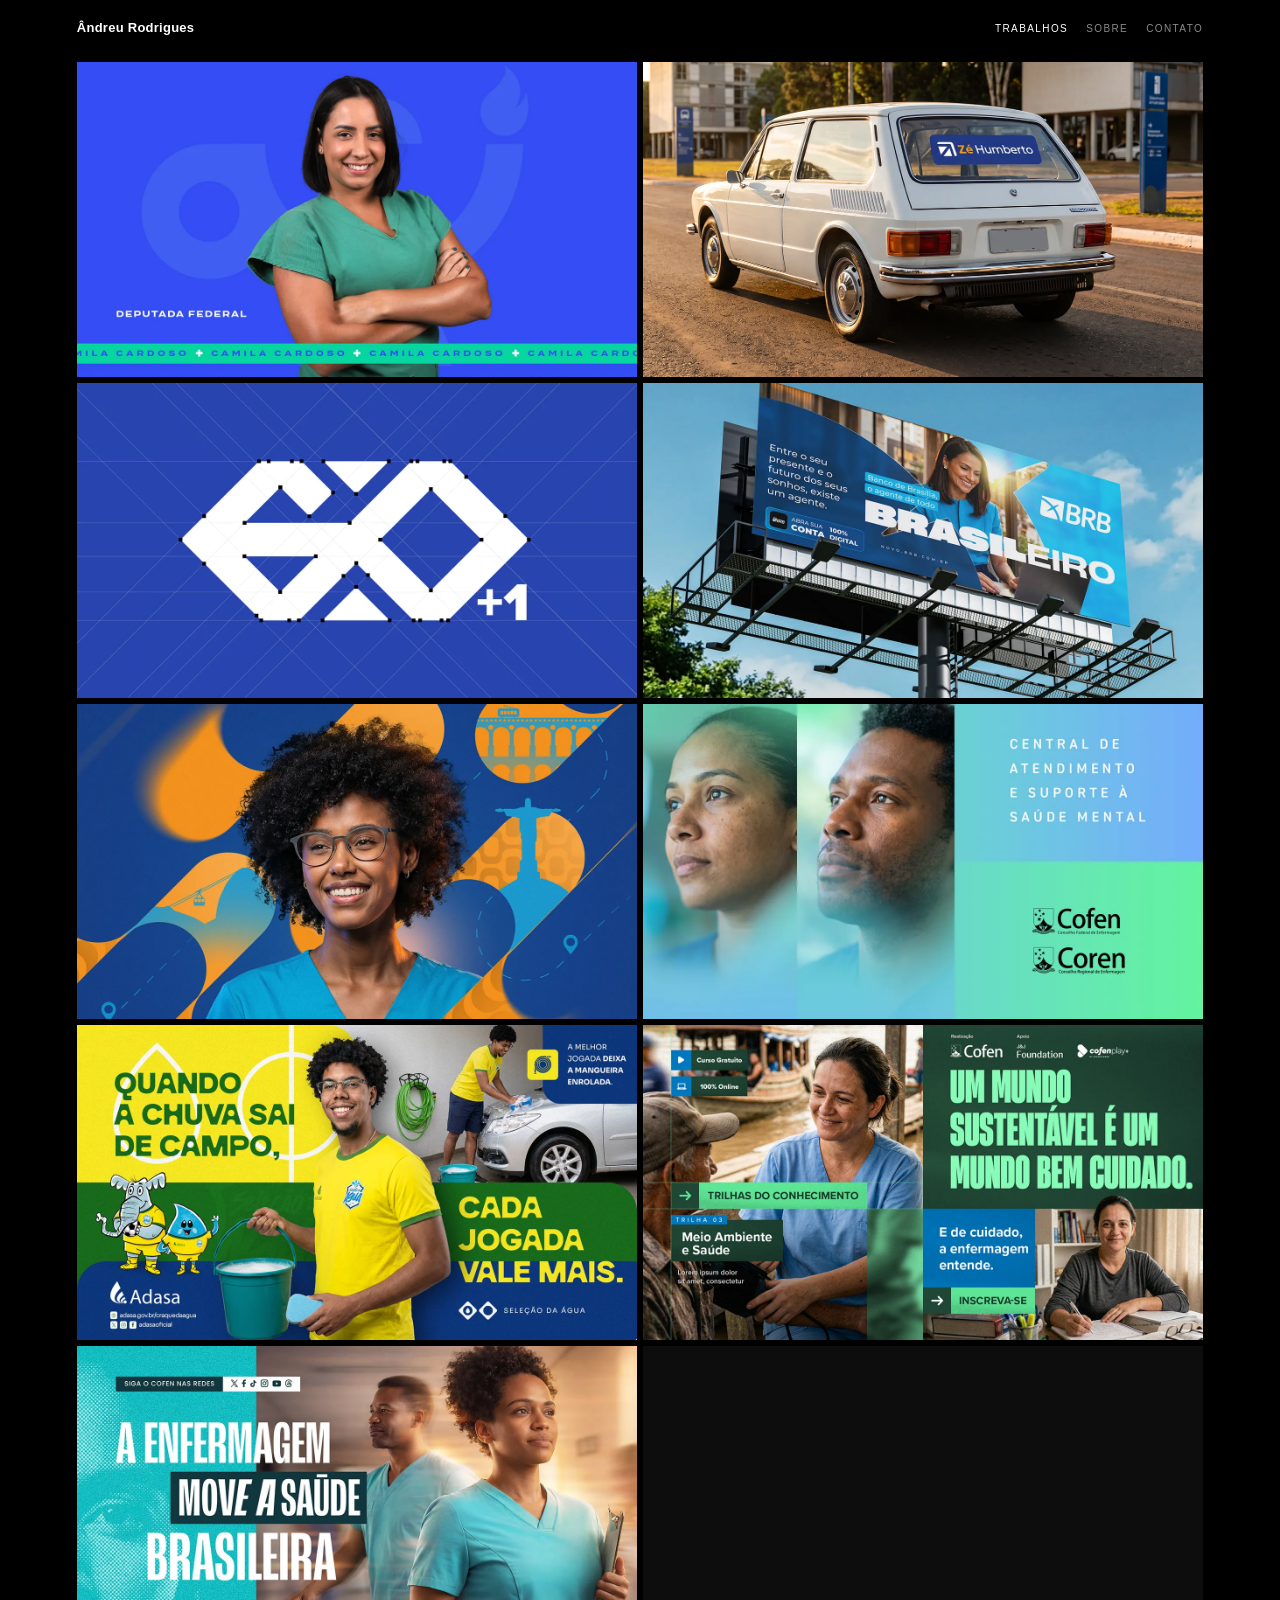
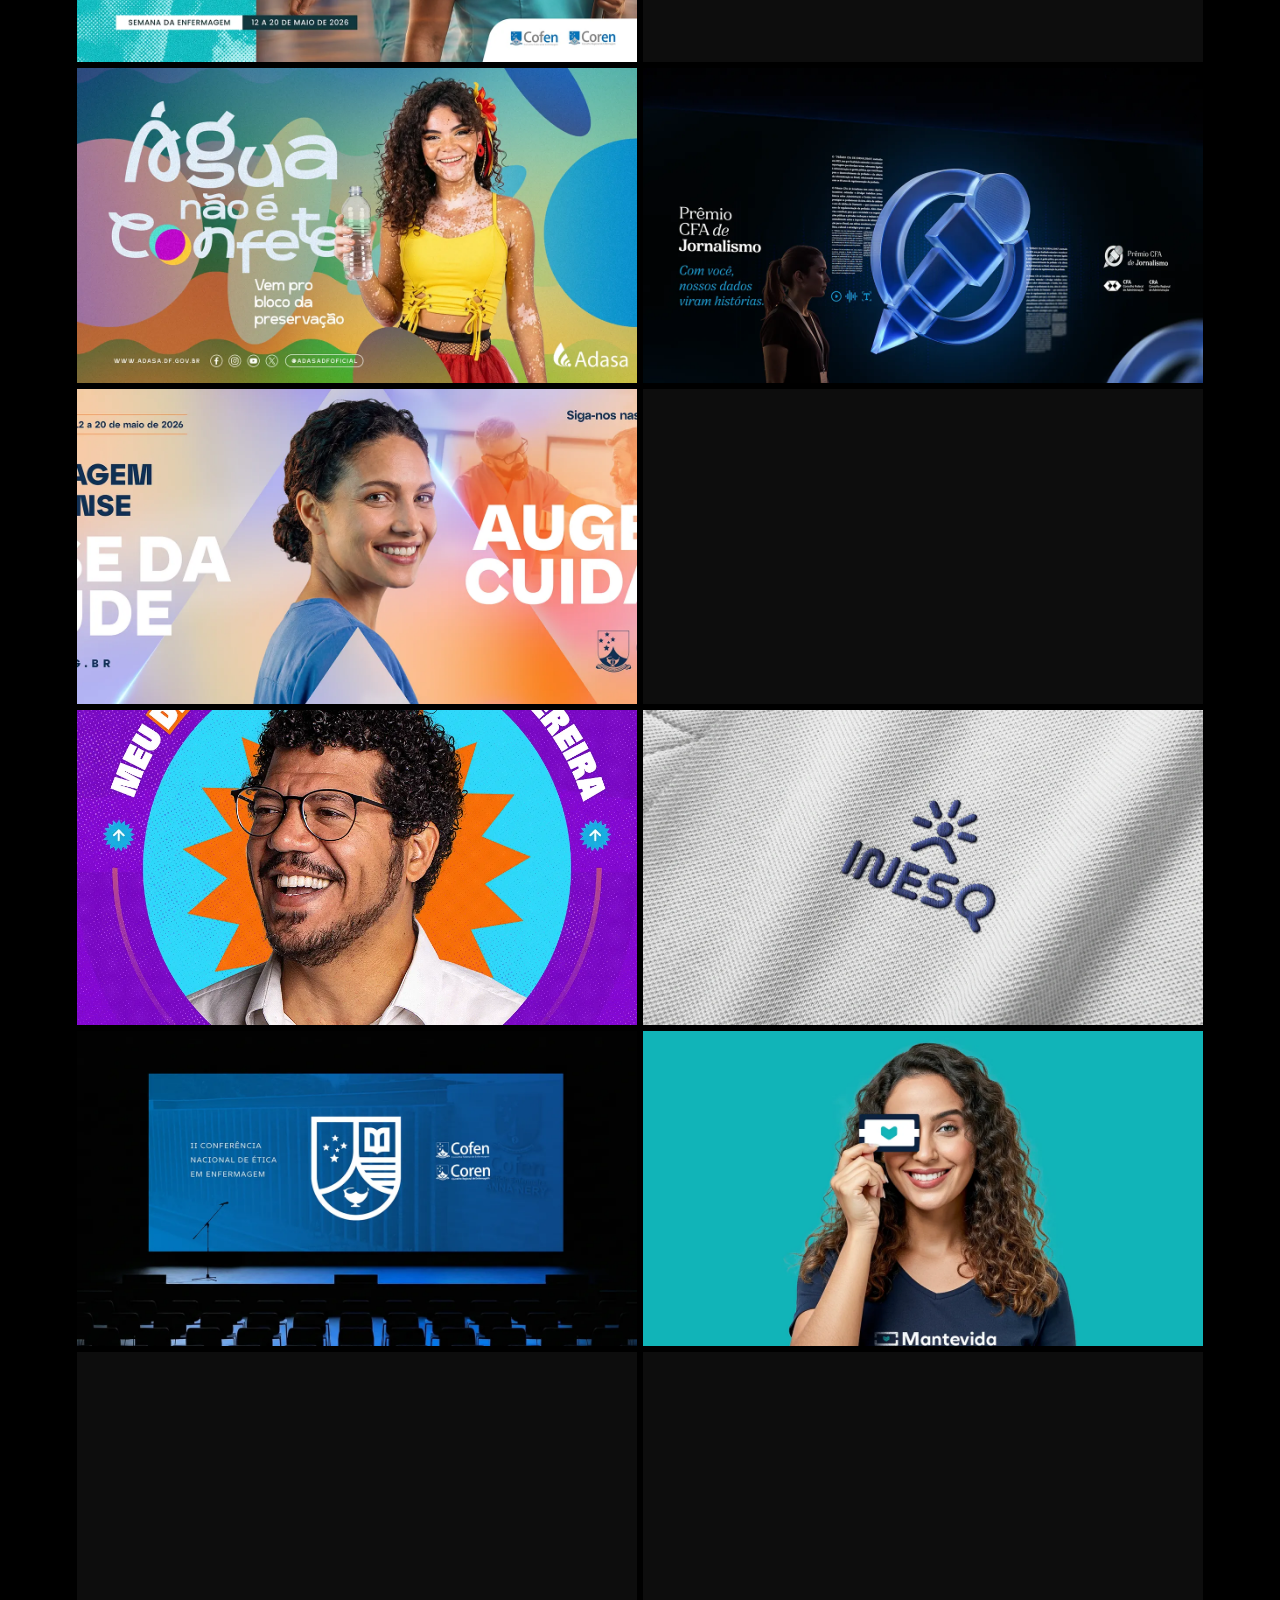
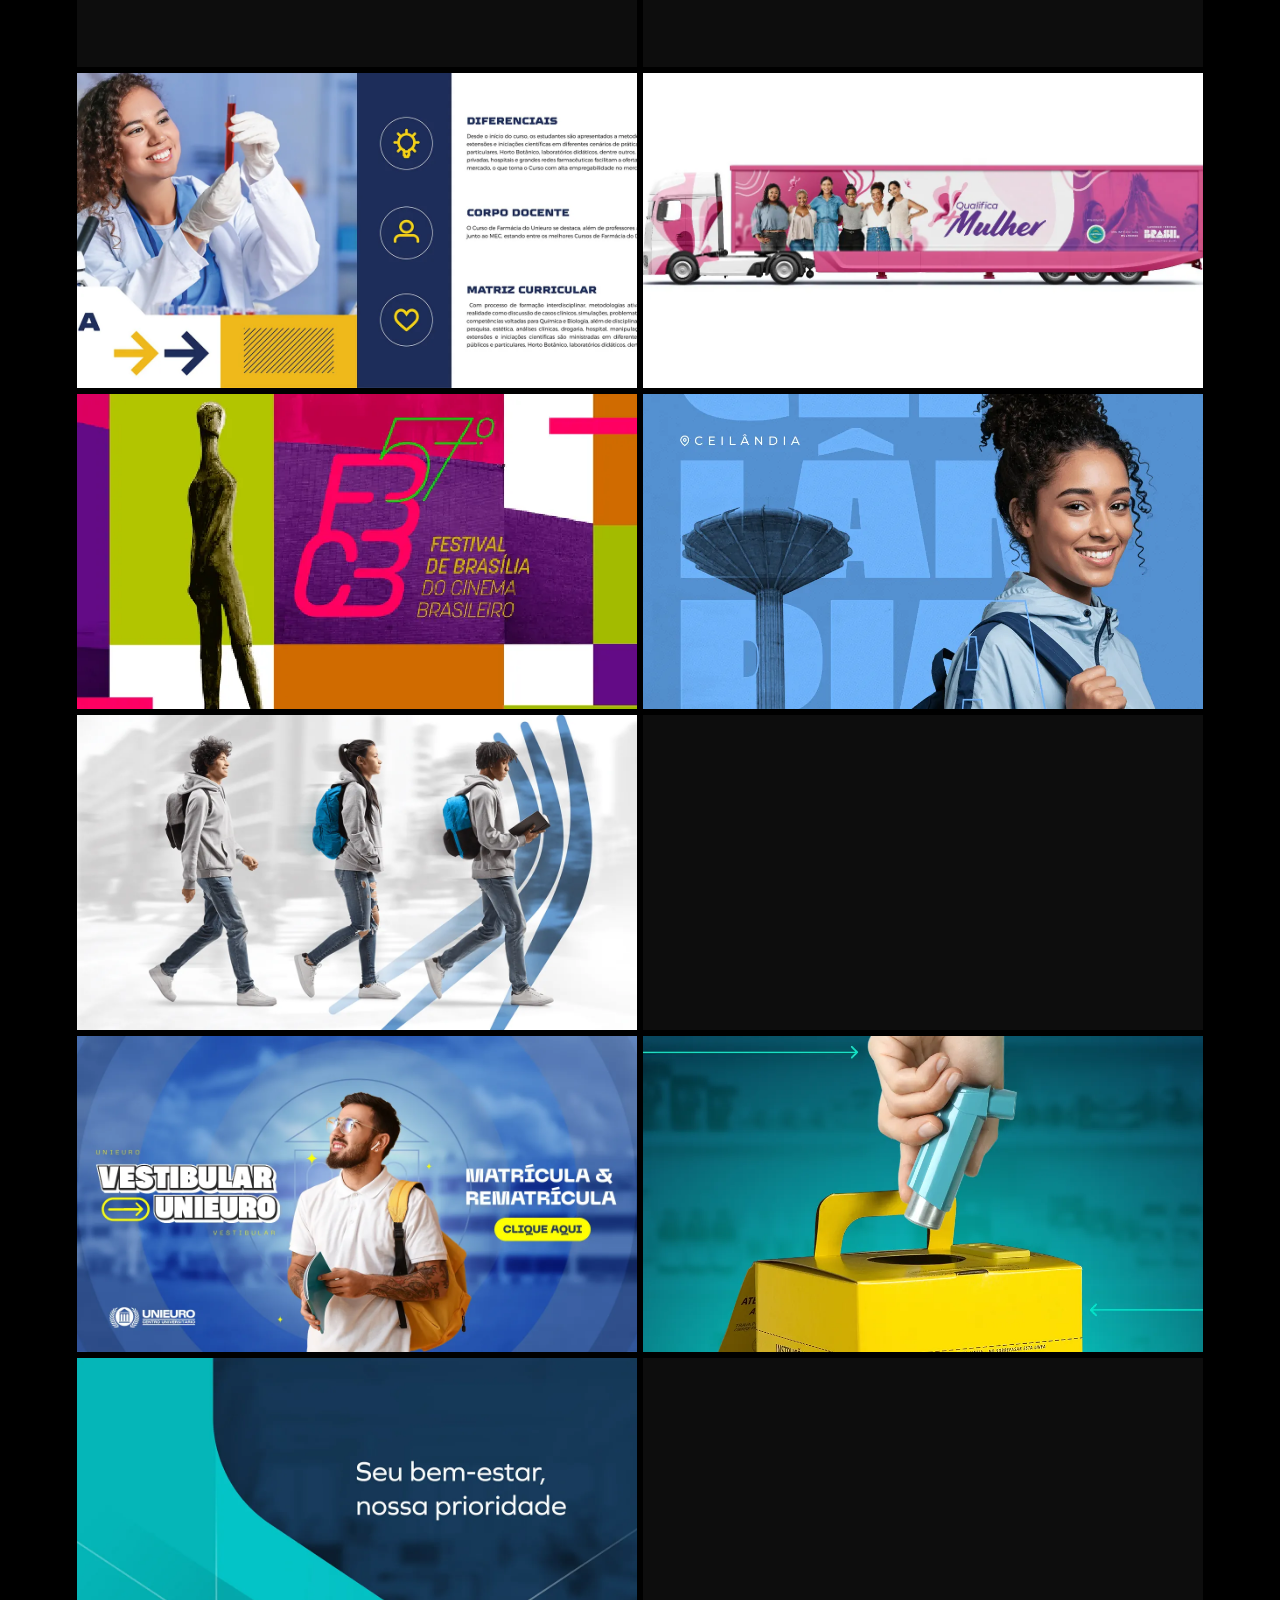
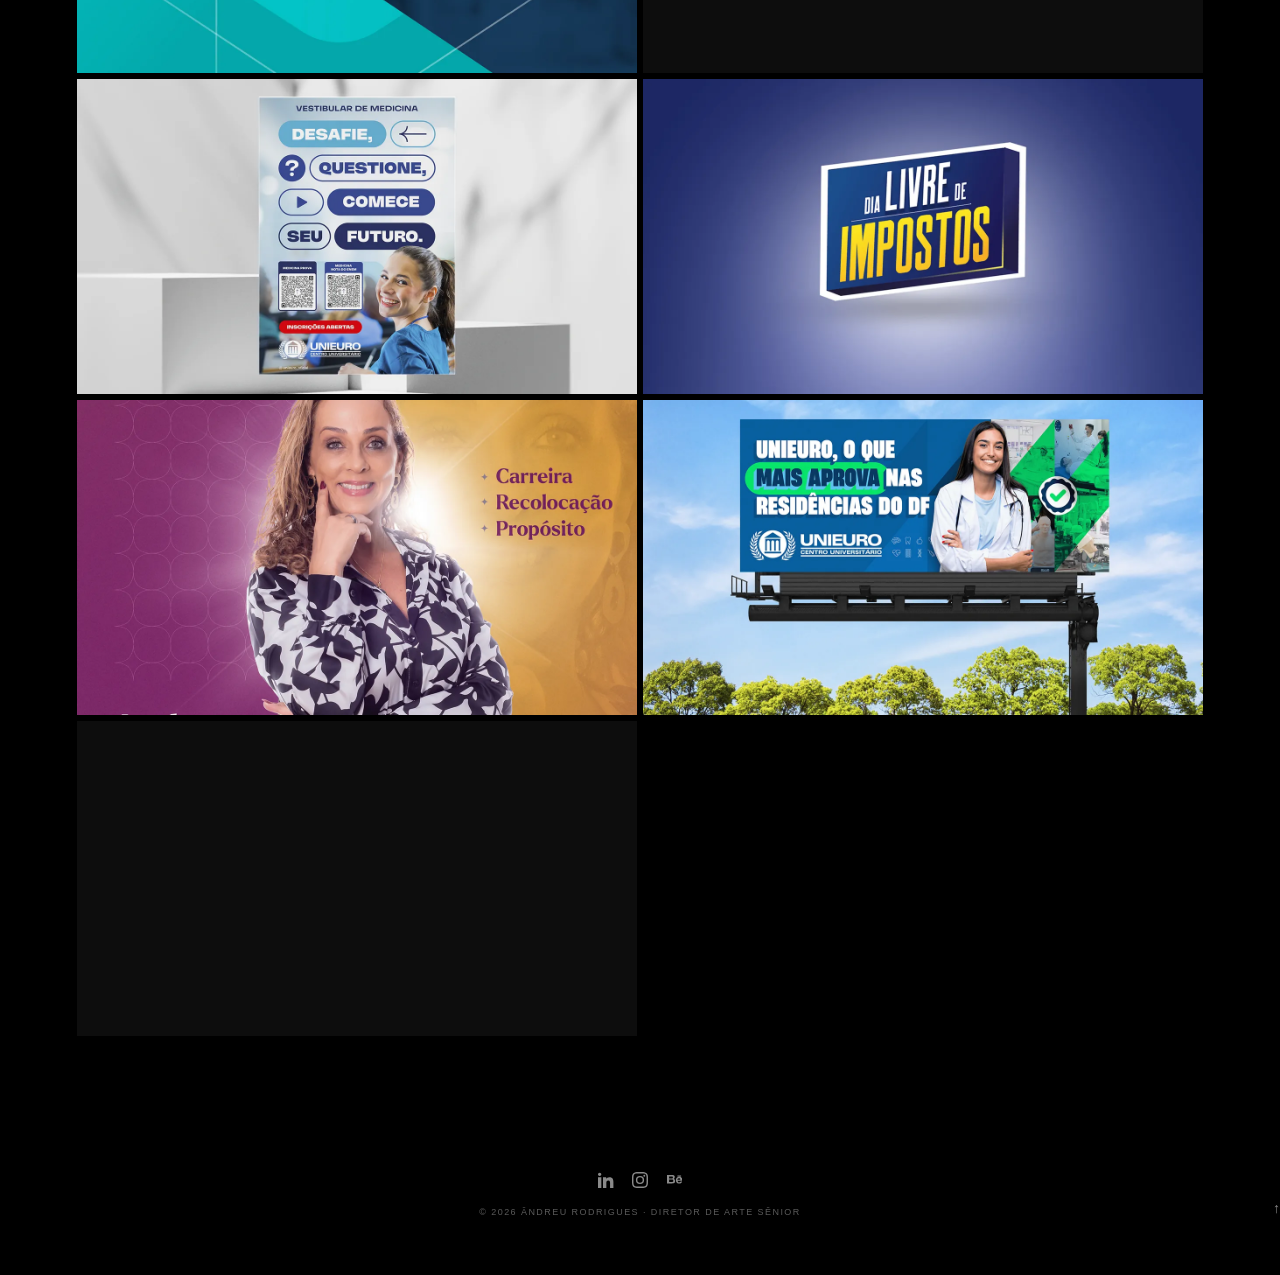
<file: portfolio/index.html>
<!doctype html>
<html lang="pt-BR">
<head>
<meta charset="utf-8">
<meta name="viewport" content="width=device-width, initial-scale=1">
<title>Ândreu Rodrigues — Diretor de Arte Sênior</title>
<meta name="description" content="Portfólio de direção de arte, identidade visual e campanhas.">
<meta property="og:title" content="Ândreu Rodrigues — Diretor de Arte Sênior">
<meta property="og:description" content="Portfólio de direção de arte, identidade visual e campanhas.">
<meta property="og:type" content="website">
<link rel="stylesheet" href="assets/css/style.css">
</head>
<body>
<header class="site-header">
  <div class="container">
    <a class="wordmark" href="index.html">Ândreu Rodrigues</a>
    <nav class="site-nav" aria-label="Principal">
      <a href="index.html" aria-current="page">Trabalhos</a>
      <a href="sobre.html">Sobre</a>
      <a href="contato.html">Contato</a>
    </nav>
  </div>
</header>
<main><h1 class="visually-hidden">Trabalhos</h1>
  <div class="work-grid container" id="top">
    <a class="work-item" href="https://andreurodrigues.myportfolio.com/camila-cardoso" target="_blank" rel="noopener">
      <img class="work-item__img" src="assets/img/work/camila-cardoso.webp" alt="Camila Cardoso"
           width="1280" height="720" loading="eager" decoding="async">
      <div class="work-item__overlay">
        <h2 class="work-item__title">Camila Cardoso</h2>
        <span class="work-item__year">2026</span>
      </div>
    </a>
    <a class="work-item" href="https://andreurodrigues.myportfolio.com/ze-humberto" target="_blank" rel="noopener">
      <img class="work-item__img" src="assets/img/work/ze-humberto.webp" alt="Zé Humberto"
           width="1280" height="721" loading="eager" decoding="async">
      <div class="work-item__overlay">
        <h2 class="work-item__title">Zé Humberto</h2>
        <span class="work-item__year">2026</span>
      </div>
    </a>
    <a class="work-item" href="https://andreurodrigues.myportfolio.com/cfa" target="_blank" rel="noopener">
      <img class="work-item__img" src="assets/img/work/cfa.webp" alt="CFA"
           width="1280" height="720" loading="eager" decoding="async">
      <div class="work-item__overlay">
        <h2 class="work-item__title">CFA</h2>
        <span class="work-item__year">2026</span>
      </div>
    </a>
    <a class="work-item" href="https://andreurodrigues.myportfolio.com/brb" target="_blank" rel="noopener">
      <img class="work-item__img" src="assets/img/work/brb.webp" alt="Banco de Brasília"
           width="1280" height="720" loading="eager" decoding="async">
      <div class="work-item__overlay">
        <h2 class="work-item__title">Banco de Brasília</h2>
        <span class="work-item__year">2026</span>
      </div>
    </a>
    <a class="work-item" href="https://andreurodrigues.myportfolio.com/v-simpaterj-coren-rj" target="_blank" rel="noopener">
      <img class="work-item__img" src="assets/img/work/v-simpaterj-coren-rj.webp" alt="V SIMPATERJ - COREN RJ"
           width="1280" height="720" loading="lazy" decoding="async">
      <div class="work-item__overlay">
        <h2 class="work-item__title">V SIMPATERJ - COREN RJ</h2>
        <span class="work-item__year">2026</span>
      </div>
    </a>
    <a class="work-item" href="https://andreurodrigues.myportfolio.com/idv-central-de-atendimento-e-suporte-a-saude-mental" target="_blank" rel="noopener">
      <img class="work-item__img" src="assets/img/work/idv-central-de-atendimento-e-suporte-a-saude-mental.webp" alt="IDV - Central de Atendimento e Suporte à Saúde Mental"
           width="1280" height="720" loading="lazy" decoding="async">
      <div class="work-item__overlay">
        <h2 class="work-item__title">IDV - Central de Atendimento e Suporte à Saúde Mental</h2>
        <span class="work-item__year">2026</span>
      </div>
    </a>
    <a class="work-item" href="https://andreurodrigues.myportfolio.com/adasa-estiagem" target="_blank" rel="noopener">
      <img class="work-item__img" src="assets/img/work/adasa-estiagem.webp" alt="Adasa - Estiagem"
           width="1280" height="720" loading="lazy" decoding="async">
      <div class="work-item__overlay">
        <h2 class="work-item__title">Adasa - Estiagem</h2>
        <span class="work-item__year">2026</span>
      </div>
    </a>
    <a class="work-item" href="https://andreurodrigues.myportfolio.com/cofen-jhonson-jhonson" target="_blank" rel="noopener">
      <img class="work-item__img" src="assets/img/work/cofen-jhonson-jhonson.webp" alt="Cofen + Jhonson &amp; Jhonson"
           width="1280" height="720" loading="lazy" decoding="async">
      <div class="work-item__overlay">
        <h2 class="work-item__title">Cofen + Jhonson &amp; Jhonson</h2>
        <span class="work-item__year">2026</span>
      </div>
    </a>
    <a class="work-item" href="https://andreurodrigues.myportfolio.com/semana-da-enfermagem" target="_blank" rel="noopener">
      <img class="work-item__img" src="assets/img/work/semana-da-enfermagem.webp" alt="Semana da Enfermagem"
           width="1280" height="722" loading="lazy" decoding="async">
      <div class="work-item__overlay">
        <h2 class="work-item__title">Semana da Enfermagem</h2>
        <span class="work-item__year">2026</span>
      </div>
    </a>
    <a class="work-item" href="https://andreurodrigues.myportfolio.com/adasa-aniversario-de-brasilia" target="_blank" rel="noopener">
      <img class="work-item__img" src="assets/img/work/adasa-aniversario-de-brasilia.webp" alt="Adasa -  Aniversário de Brasília"
           width="1280" height="720" loading="lazy" decoding="async">
      <div class="work-item__overlay">
        <h2 class="work-item__title">Adasa -  Aniversário de Brasília</h2>
        <span class="work-item__year">2026</span>
      </div>
    </a>
    <a class="work-item" href="https://andreurodrigues.myportfolio.com/carnaval-adasa" target="_blank" rel="noopener">
      <img class="work-item__img" src="assets/img/work/carnaval-adasa.webp" alt="Carnaval Adasa 2026"
           width="1280" height="720" loading="lazy" decoding="async">
      <div class="work-item__overlay">
        <h2 class="work-item__title">Carnaval Adasa 2026</h2>
        <span class="work-item__year">2026</span>
      </div>
    </a>
    <a class="work-item" href="https://andreurodrigues.myportfolio.com/premio-cfa-de-jornalismo-2026" target="_blank" rel="noopener">
      <img class="work-item__img" src="assets/img/work/premio-cfa-de-jornalismo-2026.webp" alt="Prêmio CFA de Jornalismo 2026"
           width="1280" height="720" loading="lazy" decoding="async">
      <div class="work-item__overlay">
        <h2 class="work-item__title">Prêmio CFA de Jornalismo 2026</h2>
        <span class="work-item__year">2026</span>
      </div>
    </a>
    <a class="work-item" href="https://andreurodrigues.myportfolio.com/semana-da-enfermagem-coren-rj" target="_blank" rel="noopener">
      <img class="work-item__img" src="assets/img/work/semana-da-enfermagem-coren-rj.webp" alt="Semana da Enfermagem - Coren RJ"
           width="1280" height="722" loading="lazy" decoding="async">
      <div class="work-item__overlay">
        <h2 class="work-item__title">Semana da Enfermagem - Coren RJ</h2>
        <span class="work-item__year">2026</span>
      </div>
    </a>
    <a class="work-item" href="https://andreurodrigues.myportfolio.com/identidade-visual-cofen-2026" target="_blank" rel="noopener">
      <img class="work-item__img" src="assets/img/work/identidade-visual-cofen-2026.webp" alt="Identidade Visual Cofen 2026"
           width="1280" height="722" loading="lazy" decoding="async">
      <div class="work-item__overlay">
        <h2 class="work-item__title">Identidade Visual Cofen 2026</h2>
        <span class="work-item__year">2026</span>
      </div>
    </a>
    <a class="work-item" href="https://andreurodrigues.myportfolio.com/eleicoes-2022-marivaldo-pereira" target="_blank" rel="noopener">
      <img class="work-item__img" src="assets/img/work/eleicoes-2022-marivaldo-pereira.webp" alt="Eleições 2022 - Marivaldo Pereira"
           width="1080" height="607" loading="lazy" decoding="async">
      <div class="work-item__overlay">
        <h2 class="work-item__title">Eleições 2022 - Marivaldo Pereira</h2>
        <span class="work-item__year">2025</span>
      </div>
    </a>
    <a class="work-item" href="https://andreurodrigues.myportfolio.com/rebranding-inesq" target="_blank" rel="noopener">
      <img class="work-item__img" src="assets/img/work/rebranding-inesq.webp" alt="Rebranding | INESQ"
           width="1280" height="720" loading="lazy" decoding="async">
      <div class="work-item__overlay">
        <h2 class="work-item__title">Rebranding | INESQ</h2>
        <span class="work-item__year">2024</span>
      </div>
    </a>
    <a class="work-item" href="https://andreurodrigues.myportfolio.com/redesign-ii-conferencia-nacional-de-etica" target="_blank" rel="noopener">
      <img class="work-item__img" src="assets/img/work/redesign-ii-conferencia-nacional-de-etica.webp" alt="Redesign - II Conferência Nacional de Ética em Enfermag"
           width="1280" height="722" loading="lazy" decoding="async">
      <div class="work-item__overlay">
        <h2 class="work-item__title">Redesign - II Conferência Nacional de Ética em Enfermag</h2>
        <span class="work-item__year">2026</span>
      </div>
    </a>
    <a class="work-item" href="https://andreurodrigues.myportfolio.com/mantevida-card" target="_blank" rel="noopener">
      <img class="work-item__img" src="assets/img/work/mantevida-card.webp" alt="Mantevida Card"
           width="1280" height="720" loading="lazy" decoding="async">
      <div class="work-item__overlay">
        <h2 class="work-item__title">Mantevida Card</h2>
        <span class="work-item__year">2025</span>
      </div>
    </a>
    <a class="work-item" href="https://andreurodrigues.myportfolio.com/vestibular-de-medicina-unieuro" target="_blank" rel="noopener">
      <img class="work-item__img" src="assets/img/work/vestibular-de-medicina-unieuro.webp" alt="Vestibular de Medicina Unieuro"
           width="1280" height="720" loading="lazy" decoding="async">
      <div class="work-item__overlay">
        <h2 class="work-item__title">Vestibular de Medicina Unieuro</h2>
        <span class="work-item__year">2023</span>
      </div>
    </a>
    <a class="work-item" href="https://andreurodrigues.myportfolio.com/promaq" target="_blank" rel="noopener">
      <img class="work-item__img" src="assets/img/work/promaq.webp" alt="PROMAQ"
           width="1280" height="720" loading="lazy" decoding="async">
      <div class="work-item__overlay">
        <h2 class="work-item__title">PROMAQ</h2>
        <span class="work-item__year">2025</span>
      </div>
    </a>
    <a class="work-item" href="https://andreurodrigues.myportfolio.com/guia-do-estudante" target="_blank" rel="noopener">
      <img class="work-item__img" src="assets/img/work/guia-do-estudante.webp" alt="Guia do estudante"
           width="1280" height="720" loading="lazy" decoding="async">
      <div class="work-item__overlay">
        <h2 class="work-item__title">Guia do estudante</h2>
        <span class="work-item__year">2026</span>
      </div>
    </a>
    <a class="work-item" href="https://andreurodrigues.myportfolio.com/carreta-qualifica-mulheres" target="_blank" rel="noopener">
      <img class="work-item__img" src="assets/img/work/carreta-qualifica-mulheres.webp" alt="Carreta Qualifica + Mulheres"
           width="1148" height="646" loading="lazy" decoding="async">
      <div class="work-item__overlay">
        <h2 class="work-item__title">Carreta Qualifica + Mulheres</h2>
        <span class="work-item__year">2024</span>
      </div>
    </a>
    <a class="work-item" href="https://andreurodrigues.myportfolio.com/festival-de-brasilia-do-cinema-brasileiro" target="_blank" rel="noopener">
      <img class="work-item__img" src="assets/img/work/festival-de-brasilia-do-cinema-brasileiro.webp" alt="Festival de Brasília do Cinema Brasileiro"
           width="808" height="454" loading="lazy" decoding="async">
      <div class="work-item__overlay">
        <h2 class="work-item__title">Festival de Brasília do Cinema Brasileiro</h2>
        <span class="work-item__year">2024</span>
      </div>
    </a>
    <a class="work-item" href="https://andreurodrigues.myportfolio.com/ucb-ceilandia" target="_blank" rel="noopener">
      <img class="work-item__img" src="assets/img/work/ucb-ceilandia.webp" alt="UCB - Ceilândia"
           width="1080" height="607" loading="lazy" decoding="async">
      <div class="work-item__overlay">
        <h2 class="work-item__title">UCB - Ceilândia</h2>
        <span class="work-item__year">2025</span>
      </div>
    </a>
    <a class="work-item" href="https://andreurodrigues.myportfolio.com/catolica-lets-go" target="_blank" rel="noopener">
      <img class="work-item__img" src="assets/img/work/catolica-lets-go.webp" alt="Católica #Let&#x27;s Go"
           width="1280" height="720" loading="lazy" decoding="async">
      <div class="work-item__overlay">
        <h2 class="work-item__title">Católica #Let&#x27;s Go</h2>
        <span class="work-item__year">2026</span>
      </div>
    </a>
    <a class="work-item" href="https://andreurodrigues.myportfolio.com/booster" target="_blank" rel="noopener">
      <img class="work-item__img" src="assets/img/work/booster.webp" alt="BOOSTER"
           width="1280" height="720" loading="lazy" decoding="async">
      <div class="work-item__overlay">
        <h2 class="work-item__title">BOOSTER</h2>
        <span class="work-item__year">2024</span>
      </div>
    </a>
    <a class="work-item" href="https://andreurodrigues.myportfolio.com/vestibular-unieuro" target="_blank" rel="noopener">
      <img class="work-item__img" src="assets/img/work/vestibular-unieuro.webp" alt="Vestibular Unieuro"
           width="1280" height="720" loading="lazy" decoding="async">
      <div class="work-item__overlay">
        <h2 class="work-item__title">Vestibular Unieuro</h2>
        <span class="work-item__year">2025</span>
      </div>
    </a>
    <a class="work-item" href="https://andreurodrigues.myportfolio.com/sociedade-brasileira-de-pneumologia-e-tisiologia" target="_blank" rel="noopener">
      <img class="work-item__img" src="assets/img/work/sociedade-brasileira-de-pneumologia-e-tisiologia.webp" alt="Sociedade Brasileira de Pneumologia e Tisiologia"
           width="1080" height="607" loading="lazy" decoding="async">
      <div class="work-item__overlay">
        <h2 class="work-item__title">Sociedade Brasileira de Pneumologia e Tisiologia</h2>
        <span class="work-item__year">2025</span>
      </div>
    </a>
    <a class="work-item" href="https://andreurodrigues.myportfolio.com/apresentacao-comercial-servicos" target="_blank" rel="noopener">
      <img class="work-item__img" src="assets/img/work/apresentacao-comercial-servicos.webp" alt="Apresentação Comercial - Serviços"
           width="1280" height="720" loading="lazy" decoding="async">
      <div class="work-item__overlay">
        <h2 class="work-item__title">Apresentação Comercial - Serviços</h2>
        <span class="work-item__year">2024</span>
      </div>
    </a>
    <a class="work-item" href="https://andreurodrigues.myportfolio.com/black-friday" target="_blank" rel="noopener">
      <img class="work-item__img" src="assets/img/work/black-friday.webp" alt="Black Friday"
           width="1280" height="720" loading="lazy" decoding="async">
      <div class="work-item__overlay">
        <h2 class="work-item__title">Black Friday</h2>
        <span class="work-item__year">2024</span>
      </div>
    </a>
    <a class="work-item" href="https://andreurodrigues.myportfolio.com/vestibular-de-medicina" target="_blank" rel="noopener">
      <img class="work-item__img" src="assets/img/work/vestibular-de-medicina.webp" alt="Vestibular de Medicina"
           width="1280" height="720" loading="lazy" decoding="async">
      <div class="work-item__overlay">
        <h2 class="work-item__title">Vestibular de Medicina</h2>
        <span class="work-item__year">2024</span>
      </div>
    </a>
    <a class="work-item" href="https://andreurodrigues.myportfolio.com/cndl-dia-livre-de-impostos" target="_blank" rel="noopener">
      <img class="work-item__img" src="assets/img/work/cndl-dia-livre-de-impostos.webp" alt="CNDL - Dia livre de impostos"
           width="1280" height="720" loading="lazy" decoding="async">
      <div class="work-item__overlay">
        <h2 class="work-item__title">CNDL - Dia livre de impostos</h2>
        <span class="work-item__year">2024</span>
      </div>
    </a>
    <a class="work-item" href="https://andreurodrigues.myportfolio.com/andrea-brilhante" target="_blank" rel="noopener">
      <img class="work-item__img" src="assets/img/work/andrea-brilhante.webp" alt="Andrea Brilhante"
           width="1280" height="720" loading="lazy" decoding="async">
      <div class="work-item__overlay">
        <h2 class="work-item__title">Andrea Brilhante</h2>
        <span class="work-item__year">2023</span>
      </div>
    </a>
    <a class="work-item" href="https://andreurodrigues.myportfolio.com/residencia-unieuro" target="_blank" rel="noopener">
      <img class="work-item__img" src="assets/img/work/residencia-unieuro.webp" alt="Residência - Unieuro"
           width="1280" height="720" loading="lazy" decoding="async">
      <div class="work-item__overlay">
        <h2 class="work-item__title">Residência - Unieuro</h2>
        <span class="work-item__year">2023</span>
      </div>
    </a>
    <a class="work-item" href="https://andreurodrigues.myportfolio.com/o-seu-futuro-e-assunto-nosso" target="_blank" rel="noopener">
      <img class="work-item__img" src="assets/img/work/o-seu-futuro-e-assunto-nosso.webp" alt="O seu futuro e assunto nosso"
           width="1280" height="720" loading="lazy" decoding="async">
      <div class="work-item__overlay">
        <h2 class="work-item__title">O seu futuro e assunto nosso</h2>
        <span class="work-item__year">2023</span>
      </div>
    </a>
  </div></main>
<footer class="site-footer">
  <div class="container">
    <div class="social">
      <a href="https://www.linkedin.com/in/%C3%A2ndreurodrigues/" target="_blank" rel="noopener" aria-label="LinkedIn"><svg viewBox="0 0 24 24" aria-hidden="true"><path d="M4.98 3.5C4.98 4.88 3.87 6 2.5 6S0 4.88 0 3.5 1.12 1 2.5 1s2.48 1.12 2.48 2.5zM0 8h5v16H0V8zm7.5 0h4.8v2.2h.07c.67-1.2 2.3-2.47 4.73-2.47 5.06 0 6 3.2 6 7.36V24h-5v-7.3c0-1.74-.03-3.98-2.6-3.98-2.6 0-3 1.9-3 3.85V24h-5V8z"/></svg></a>
      <a href="https://www.instagram.com/dreurod/" target="_blank" rel="noopener" aria-label="Instagram"><svg viewBox="0 0 24 24" aria-hidden="true"><path d="M12 2.16c3.2 0 3.58.01 4.85.07 1.17.05 1.8.25 2.23.41.56.22.96.48 1.38.9.42.42.68.82.9 1.38.16.42.36 1.06.41 2.23.06 1.27.07 1.65.07 4.85s-.01 3.58-.07 4.85c-.05 1.17-.25 1.8-.41 2.23-.22.56-.48.96-.9 1.38-.42.42-.82.68-1.38.9-.42.16-1.06.36-2.23.41-1.27.06-1.65.07-4.85.07s-3.58-.01-4.85-.07c-1.17-.05-1.8-.25-2.23-.41a3.8 3.8 0 01-1.38-.9 3.8 3.8 0 01-.9-1.38c-.16-.42-.36-1.06-.41-2.23C2.17 15.58 2.16 15.2 2.16 12s.01-3.58.07-4.85c.05-1.17.25-1.8.41-2.23.22-.56.48-.96.9-1.38.42-.42.82-.68 1.38-.9.42-.16 1.06-.36 2.23-.41C8.42 2.17 8.8 2.16 12 2.16zM12 0C8.74 0 8.33.01 7.05.07 5.78.13 4.9.33 4.14.63a5.9 5.9 0 00-2.13 1.38A5.9 5.9 0 00.63 4.14c-.3.76-.5 1.64-.56 2.9C.01 8.33 0 8.74 0 12s.01 3.67.07 4.95c.06 1.27.26 2.15.56 2.91.31.79.72 1.46 1.38 2.13.67.66 1.34 1.07 2.13 1.38.76.3 1.64.5 2.91.56C8.33 23.99 8.74 24 12 24s3.67-.01 4.95-.07c1.27-.06 2.15-.26 2.91-.56a5.9 5.9 0 002.13-1.38 5.9 5.9 0 001.38-2.13c.3-.76.5-1.64.56-2.91.06-1.28.07-1.69.07-4.95s-.01-3.67-.07-4.95c-.06-1.27-.26-2.15-.56-2.91a5.9 5.9 0 00-1.38-2.13A5.9 5.9 0 0019.86.63c-.76-.3-1.64-.5-2.91-.56C15.67.01 15.26 0 12 0zm0 5.84a6.16 6.16 0 100 12.32 6.16 6.16 0 000-12.32zm0 10.16a4 4 0 110-8 4 4 0 010 8zm7.85-10.4a1.44 1.44 0 11-2.88 0 1.44 1.44 0 012.88 0z"/></svg></a>
      <a href="https://www.behance.net/andreurodr8d7b" target="_blank" rel="noopener" aria-label="Behance"><svg viewBox="0 0 24 24" aria-hidden="true"><path d="M9.1 4.5c.6 0 1.15.05 1.65.16.5.1.92.28 1.27.52.35.24.62.57.81.98.19.4.28.9.28 1.5 0 .64-.15 1.18-.44 1.6-.29.43-.72.78-1.29 1.05.78.22 1.36.62 1.74 1.18.38.57.57 1.25.57 2.05 0 .65-.13 1.2-.38 1.67a3.1 3.1 0 01-1.02 1.14c-.43.3-.92.51-1.47.65-.55.14-1.11.21-1.69.21H1.5V4.5h7.6zM8.65 9.6c.5 0 .91-.12 1.23-.36.32-.24.48-.62.48-1.15 0-.3-.05-.54-.16-.73a1.1 1.1 0 00-.43-.44 1.8 1.8 0 00-.62-.22 4.2 4.2 0 00-.73-.06H4.7V9.6h3.95zm.22 5.36c.28 0 .54-.03.79-.08.25-.06.47-.15.66-.28.19-.13.34-.31.45-.53.11-.23.17-.52.17-.87 0-.69-.2-1.18-.58-1.48-.39-.29-.9-.44-1.54-.44H4.7v3.68h4.17zM17.9 14.9c.43.42 1.05.63 1.86.63.58 0 1.08-.15 1.5-.44.42-.29.68-.6.77-.92h2.36c-.38 1.17-.96 2.01-1.74 2.51-.78.5-1.72.75-2.83.75-.77 0-1.46-.12-2.08-.37a4.35 4.35 0 01-1.57-1.06 4.7 4.7 0 01-.99-1.63 6 6 0 01-.35-2.08c0-.74.12-1.42.36-2.05a4.77 4.77 0 012.58-2.73 5.2 5.2 0 012.05-.39c.85 0 1.6.16 2.24.49.64.33 1.16.78 1.57 1.33.41.56.7 1.2.88 1.91.18.72.24 1.47.19 2.25h-7.19c0 .82.28 1.4.71 1.8zM21.13 10c-.34-.38-.9-.58-1.62-.58-.47 0-.86.08-1.17.24a2.3 2.3 0 00-.74.58c-.19.23-.32.48-.39.74-.08.26-.12.49-.13.7h4.45c-.13-.7-.35-1.29-.4-1.68zM17.1 5.4h5.55v1.35H17.1V5.4z"/></svg></a>
    </div>
    <p class="colophon">&copy; 2026 Ândreu Rodrigues &middot; Diretor de Arte Sênior</p>
    <a class="to-top" href="#top" aria-label="Voltar ao topo">&uarr;</a>
  </div>
</footer>
<script src="assets/js/main.js"></script>
</body>
</html>
</file>
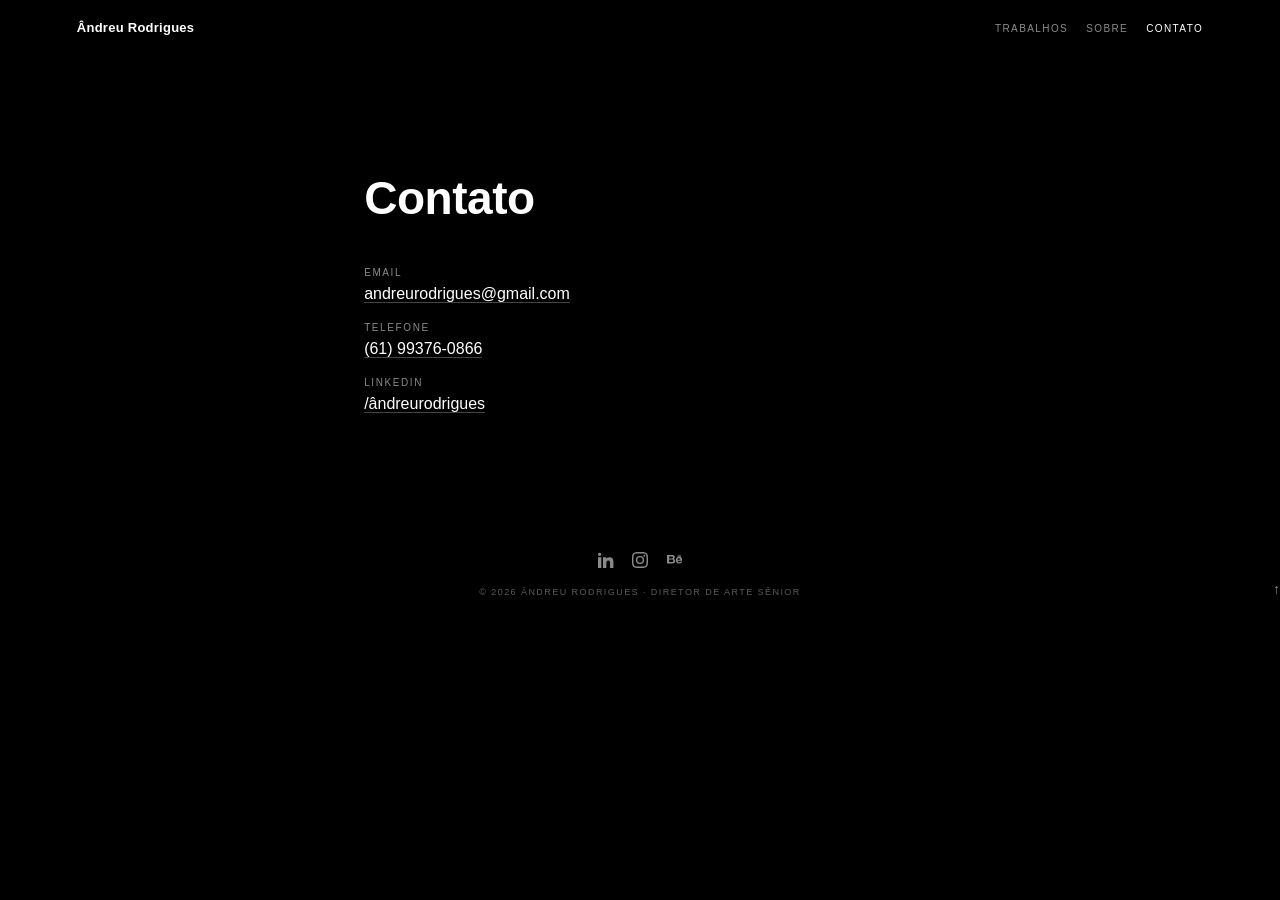
<file: portfolio/contato.html>
<!doctype html>
<html lang="pt-BR">
<head>
<meta charset="utf-8">
<meta name="viewport" content="width=device-width, initial-scale=1">
<title>Contato — Ândreu Rodrigues</title>
<meta name="description" content="Fale com Ândreu Rodrigues.">
<meta property="og:title" content="Contato — Ândreu Rodrigues">
<meta property="og:description" content="Fale com Ândreu Rodrigues.">
<meta property="og:type" content="website">
<link rel="stylesheet" href="assets/css/style.css">
</head>
<body>
<header class="site-header">
  <div class="container">
    <a class="wordmark" href="index.html">Ândreu Rodrigues</a>
    <nav class="site-nav" aria-label="Principal">
      <a href="index.html">Trabalhos</a>
      <a href="sobre.html">Sobre</a>
      <a href="contato.html" aria-current="page">Contato</a>
    </nav>
  </div>
</header>
<main><div class="page container" id="top">
    <h1>Contato</h1>
    <ul class="contact-list">
      <li><span class="label">Email</span>
          <a href="mailto:andreurodrigues@gmail.com">andreurodrigues@gmail.com</a></li>
      <li><span class="label">Telefone</span>
          <a href="tel:+5561993760866">(61) 99376-0866</a></li>
      <li><span class="label">LinkedIn</span>
          <a href="https://www.linkedin.com/in/%C3%A2ndreurodrigues/" target="_blank" rel="noopener">/ândreurodrigues</a></li>
    </ul>
  </div></main>
<footer class="site-footer">
  <div class="container">
    <div class="social">
      <a href="https://www.linkedin.com/in/%C3%A2ndreurodrigues/" target="_blank" rel="noopener" aria-label="LinkedIn"><svg viewBox="0 0 24 24" aria-hidden="true"><path d="M4.98 3.5C4.98 4.88 3.87 6 2.5 6S0 4.88 0 3.5 1.12 1 2.5 1s2.48 1.12 2.48 2.5zM0 8h5v16H0V8zm7.5 0h4.8v2.2h.07c.67-1.2 2.3-2.47 4.73-2.47 5.06 0 6 3.2 6 7.36V24h-5v-7.3c0-1.74-.03-3.98-2.6-3.98-2.6 0-3 1.9-3 3.85V24h-5V8z"/></svg></a>
      <a href="https://www.instagram.com/dreurod/" target="_blank" rel="noopener" aria-label="Instagram"><svg viewBox="0 0 24 24" aria-hidden="true"><path d="M12 2.16c3.2 0 3.58.01 4.85.07 1.17.05 1.8.25 2.23.41.56.22.96.48 1.38.9.42.42.68.82.9 1.38.16.42.36 1.06.41 2.23.06 1.27.07 1.65.07 4.85s-.01 3.58-.07 4.85c-.05 1.17-.25 1.8-.41 2.23-.22.56-.48.96-.9 1.38-.42.42-.82.68-1.38.9-.42.16-1.06.36-2.23.41-1.27.06-1.65.07-4.85.07s-3.58-.01-4.85-.07c-1.17-.05-1.8-.25-2.23-.41a3.8 3.8 0 01-1.38-.9 3.8 3.8 0 01-.9-1.38c-.16-.42-.36-1.06-.41-2.23C2.17 15.58 2.16 15.2 2.16 12s.01-3.58.07-4.85c.05-1.17.25-1.8.41-2.23.22-.56.48-.96.9-1.38.42-.42.82-.68 1.38-.9.42-.16 1.06-.36 2.23-.41C8.42 2.17 8.8 2.16 12 2.16zM12 0C8.74 0 8.33.01 7.05.07 5.78.13 4.9.33 4.14.63a5.9 5.9 0 00-2.13 1.38A5.9 5.9 0 00.63 4.14c-.3.76-.5 1.64-.56 2.9C.01 8.33 0 8.74 0 12s.01 3.67.07 4.95c.06 1.27.26 2.15.56 2.91.31.79.72 1.46 1.38 2.13.67.66 1.34 1.07 2.13 1.38.76.3 1.64.5 2.91.56C8.33 23.99 8.74 24 12 24s3.67-.01 4.95-.07c1.27-.06 2.15-.26 2.91-.56a5.9 5.9 0 002.13-1.38 5.9 5.9 0 001.38-2.13c.3-.76.5-1.64.56-2.91.06-1.28.07-1.69.07-4.95s-.01-3.67-.07-4.95c-.06-1.27-.26-2.15-.56-2.91a5.9 5.9 0 00-1.38-2.13A5.9 5.9 0 0019.86.63c-.76-.3-1.64-.5-2.91-.56C15.67.01 15.26 0 12 0zm0 5.84a6.16 6.16 0 100 12.32 6.16 6.16 0 000-12.32zm0 10.16a4 4 0 110-8 4 4 0 010 8zm7.85-10.4a1.44 1.44 0 11-2.88 0 1.44 1.44 0 012.88 0z"/></svg></a>
      <a href="https://www.behance.net/andreurodr8d7b" target="_blank" rel="noopener" aria-label="Behance"><svg viewBox="0 0 24 24" aria-hidden="true"><path d="M9.1 4.5c.6 0 1.15.05 1.65.16.5.1.92.28 1.27.52.35.24.62.57.81.98.19.4.28.9.28 1.5 0 .64-.15 1.18-.44 1.6-.29.43-.72.78-1.29 1.05.78.22 1.36.62 1.74 1.18.38.57.57 1.25.57 2.05 0 .65-.13 1.2-.38 1.67a3.1 3.1 0 01-1.02 1.14c-.43.3-.92.51-1.47.65-.55.14-1.11.21-1.69.21H1.5V4.5h7.6zM8.65 9.6c.5 0 .91-.12 1.23-.36.32-.24.48-.62.48-1.15 0-.3-.05-.54-.16-.73a1.1 1.1 0 00-.43-.44 1.8 1.8 0 00-.62-.22 4.2 4.2 0 00-.73-.06H4.7V9.6h3.95zm.22 5.36c.28 0 .54-.03.79-.08.25-.06.47-.15.66-.28.19-.13.34-.31.45-.53.11-.23.17-.52.17-.87 0-.69-.2-1.18-.58-1.48-.39-.29-.9-.44-1.54-.44H4.7v3.68h4.17zM17.9 14.9c.43.42 1.05.63 1.86.63.58 0 1.08-.15 1.5-.44.42-.29.68-.6.77-.92h2.36c-.38 1.17-.96 2.01-1.74 2.51-.78.5-1.72.75-2.83.75-.77 0-1.46-.12-2.08-.37a4.35 4.35 0 01-1.57-1.06 4.7 4.7 0 01-.99-1.63 6 6 0 01-.35-2.08c0-.74.12-1.42.36-2.05a4.77 4.77 0 012.58-2.73 5.2 5.2 0 012.05-.39c.85 0 1.6.16 2.24.49.64.33 1.16.78 1.57 1.33.41.56.7 1.2.88 1.91.18.72.24 1.47.19 2.25h-7.19c0 .82.28 1.4.71 1.8zM21.13 10c-.34-.38-.9-.58-1.62-.58-.47 0-.86.08-1.17.24a2.3 2.3 0 00-.74.58c-.19.23-.32.48-.39.74-.08.26-.12.49-.13.7h4.45c-.13-.7-.35-1.29-.4-1.68zM17.1 5.4h5.55v1.35H17.1V5.4z"/></svg></a>
    </div>
    <p class="colophon">&copy; 2026 Ândreu Rodrigues &middot; Diretor de Arte Sênior</p>
    <a class="to-top" href="#top" aria-label="Voltar ao topo">&uarr;</a>
  </div>
</footer>
<script src="assets/js/main.js"></script>
</body>
</html>
</file>
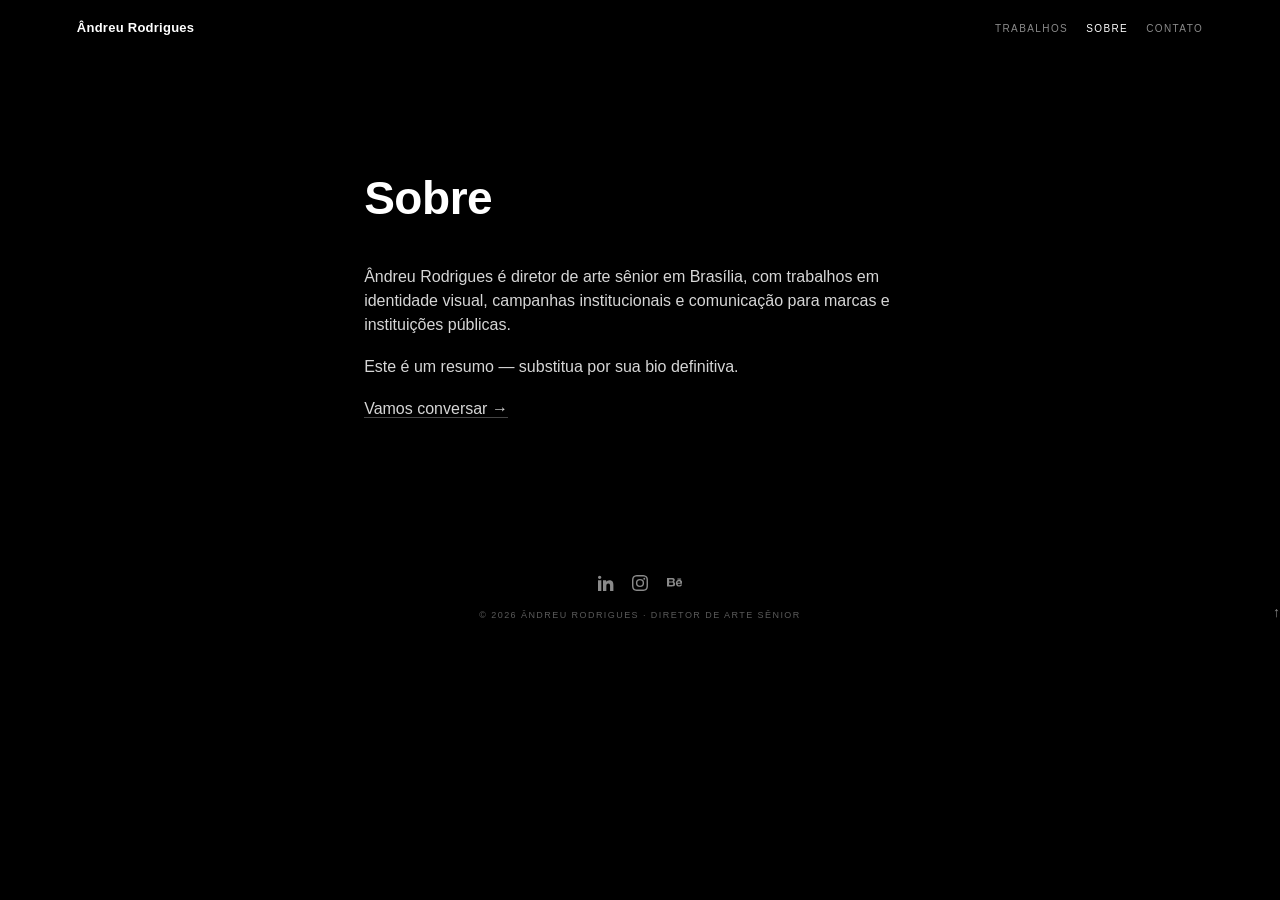
<file: portfolio/sobre.html>
<!doctype html>
<html lang="pt-BR">
<head>
<meta charset="utf-8">
<meta name="viewport" content="width=device-width, initial-scale=1">
<title>Sobre — Ândreu Rodrigues</title>
<meta name="description" content="Sobre Ândreu Rodrigues, Diretor de Arte Sênior.">
<meta property="og:title" content="Sobre — Ândreu Rodrigues">
<meta property="og:description" content="Sobre Ândreu Rodrigues, Diretor de Arte Sênior.">
<meta property="og:type" content="website">
<link rel="stylesheet" href="assets/css/style.css">
</head>
<body>
<header class="site-header">
  <div class="container">
    <a class="wordmark" href="index.html">Ândreu Rodrigues</a>
    <nav class="site-nav" aria-label="Principal">
      <a href="index.html">Trabalhos</a>
      <a href="sobre.html" aria-current="page">Sobre</a>
      <a href="contato.html">Contato</a>
    </nav>
  </div>
</header>
<main><div class="page container" id="top">
    <h1>Sobre</h1>
    <p>Ândreu Rodrigues é diretor de arte sênior em Brasília, com trabalhos em
       identidade visual, campanhas institucionais e comunicação para marcas e
       instituições públicas.</p>
    <p>Este é um resumo &mdash; substitua por sua bio definitiva.</p>
    <p><a href="contato.html">Vamos conversar &rarr;</a></p>
  </div></main>
<footer class="site-footer">
  <div class="container">
    <div class="social">
      <a href="https://www.linkedin.com/in/%C3%A2ndreurodrigues/" target="_blank" rel="noopener" aria-label="LinkedIn"><svg viewBox="0 0 24 24" aria-hidden="true"><path d="M4.98 3.5C4.98 4.88 3.87 6 2.5 6S0 4.88 0 3.5 1.12 1 2.5 1s2.48 1.12 2.48 2.5zM0 8h5v16H0V8zm7.5 0h4.8v2.2h.07c.67-1.2 2.3-2.47 4.73-2.47 5.06 0 6 3.2 6 7.36V24h-5v-7.3c0-1.74-.03-3.98-2.6-3.98-2.6 0-3 1.9-3 3.85V24h-5V8z"/></svg></a>
      <a href="https://www.instagram.com/dreurod/" target="_blank" rel="noopener" aria-label="Instagram"><svg viewBox="0 0 24 24" aria-hidden="true"><path d="M12 2.16c3.2 0 3.58.01 4.85.07 1.17.05 1.8.25 2.23.41.56.22.96.48 1.38.9.42.42.68.82.9 1.38.16.42.36 1.06.41 2.23.06 1.27.07 1.65.07 4.85s-.01 3.58-.07 4.85c-.05 1.17-.25 1.8-.41 2.23-.22.56-.48.96-.9 1.38-.42.42-.82.68-1.38.9-.42.16-1.06.36-2.23.41-1.27.06-1.65.07-4.85.07s-3.58-.01-4.85-.07c-1.17-.05-1.8-.25-2.23-.41a3.8 3.8 0 01-1.38-.9 3.8 3.8 0 01-.9-1.38c-.16-.42-.36-1.06-.41-2.23C2.17 15.58 2.16 15.2 2.16 12s.01-3.58.07-4.85c.05-1.17.25-1.8.41-2.23.22-.56.48-.96.9-1.38.42-.42.82-.68 1.38-.9.42-.16 1.06-.36 2.23-.41C8.42 2.17 8.8 2.16 12 2.16zM12 0C8.74 0 8.33.01 7.05.07 5.78.13 4.9.33 4.14.63a5.9 5.9 0 00-2.13 1.38A5.9 5.9 0 00.63 4.14c-.3.76-.5 1.64-.56 2.9C.01 8.33 0 8.74 0 12s.01 3.67.07 4.95c.06 1.27.26 2.15.56 2.91.31.79.72 1.46 1.38 2.13.67.66 1.34 1.07 2.13 1.38.76.3 1.64.5 2.91.56C8.33 23.99 8.74 24 12 24s3.67-.01 4.95-.07c1.27-.06 2.15-.26 2.91-.56a5.9 5.9 0 002.13-1.38 5.9 5.9 0 001.38-2.13c.3-.76.5-1.64.56-2.91.06-1.28.07-1.69.07-4.95s-.01-3.67-.07-4.95c-.06-1.27-.26-2.15-.56-2.91a5.9 5.9 0 00-1.38-2.13A5.9 5.9 0 0019.86.63c-.76-.3-1.64-.5-2.91-.56C15.67.01 15.26 0 12 0zm0 5.84a6.16 6.16 0 100 12.32 6.16 6.16 0 000-12.32zm0 10.16a4 4 0 110-8 4 4 0 010 8zm7.85-10.4a1.44 1.44 0 11-2.88 0 1.44 1.44 0 012.88 0z"/></svg></a>
      <a href="https://www.behance.net/andreurodr8d7b" target="_blank" rel="noopener" aria-label="Behance"><svg viewBox="0 0 24 24" aria-hidden="true"><path d="M9.1 4.5c.6 0 1.15.05 1.65.16.5.1.92.28 1.27.52.35.24.62.57.81.98.19.4.28.9.28 1.5 0 .64-.15 1.18-.44 1.6-.29.43-.72.78-1.29 1.05.78.22 1.36.62 1.74 1.18.38.57.57 1.25.57 2.05 0 .65-.13 1.2-.38 1.67a3.1 3.1 0 01-1.02 1.14c-.43.3-.92.51-1.47.65-.55.14-1.11.21-1.69.21H1.5V4.5h7.6zM8.65 9.6c.5 0 .91-.12 1.23-.36.32-.24.48-.62.48-1.15 0-.3-.05-.54-.16-.73a1.1 1.1 0 00-.43-.44 1.8 1.8 0 00-.62-.22 4.2 4.2 0 00-.73-.06H4.7V9.6h3.95zm.22 5.36c.28 0 .54-.03.79-.08.25-.06.47-.15.66-.28.19-.13.34-.31.45-.53.11-.23.17-.52.17-.87 0-.69-.2-1.18-.58-1.48-.39-.29-.9-.44-1.54-.44H4.7v3.68h4.17zM17.9 14.9c.43.42 1.05.63 1.86.63.58 0 1.08-.15 1.5-.44.42-.29.68-.6.77-.92h2.36c-.38 1.17-.96 2.01-1.74 2.51-.78.5-1.72.75-2.83.75-.77 0-1.46-.12-2.08-.37a4.35 4.35 0 01-1.57-1.06 4.7 4.7 0 01-.99-1.63 6 6 0 01-.35-2.08c0-.74.12-1.42.36-2.05a4.77 4.77 0 012.58-2.73 5.2 5.2 0 012.05-.39c.85 0 1.6.16 2.24.49.64.33 1.16.78 1.57 1.33.41.56.7 1.2.88 1.91.18.72.24 1.47.19 2.25h-7.19c0 .82.28 1.4.71 1.8zM21.13 10c-.34-.38-.9-.58-1.62-.58-.47 0-.86.08-1.17.24a2.3 2.3 0 00-.74.58c-.19.23-.32.48-.39.74-.08.26-.12.49-.13.7h4.45c-.13-.7-.35-1.29-.4-1.68zM17.1 5.4h5.55v1.35H17.1V5.4z"/></svg></a>
    </div>
    <p class="colophon">&copy; 2026 Ândreu Rodrigues &middot; Diretor de Arte Sênior</p>
    <a class="to-top" href="#top" aria-label="Voltar ao topo">&uarr;</a>
  </div>
</footer>
<script src="assets/js/main.js"></script>
</body>
</html>
</file>
<file: portfolio/assets/css/style.css>
/* Ândreu Rodrigues — portfolio
   Grid escuro full-bleed, 2 colunas, legendas no hover. */

:root {
  --bg: #000;
  --fg: #fff;
  --muted: #8a8a8a;
  --gap: 6px;
  --container: min(1280px, 88vw);
  --header-h: 56px;
  --ease: cubic-bezier(0.22, 0.61, 0.36, 1);
}

*,
*::before,
*::after { box-sizing: border-box; }

html { -webkit-text-size-adjust: 100%; }

body {
  margin: 0;
  background: var(--bg);
  color: var(--fg);
  font-family: "Helvetica Neue", Helvetica, Inter, system-ui, -apple-system, Arial, sans-serif;
  font-size: 16px;
  line-height: 1.5;
  -webkit-font-smoothing: antialiased;
}

a { color: inherit; text-decoration: none; }

img { display: block; max-width: 100%; }

.container { width: var(--container); margin-inline: auto; }

.visually-hidden {
  position: absolute;
  width: 1px; height: 1px;
  padding: 0; margin: -1px;
  overflow: hidden;
  clip-path: inset(50%);
  white-space: nowrap;
}

/* ---------- header ---------- */

.site-header {
  position: sticky;
  top: 0;
  z-index: 10;
  background: var(--bg);
  height: var(--header-h);
  display: flex;
  align-items: center;
}

.site-header .container {
  display: flex;
  align-items: baseline;
  justify-content: space-between;
  gap: 16px;
}

.wordmark {
  font-size: 13px;
  font-weight: 600;
  letter-spacing: 0.02em;
}

.site-nav {
  display: flex;
  gap: 18px;
  font-size: 10px;
  letter-spacing: 0.14em;
  text-transform: uppercase;
}

.site-nav a { color: var(--muted); transition: color 0.25s var(--ease); }
.site-nav a:hover,
.site-nav a:focus-visible,
.site-nav a[aria-current="page"] { color: var(--fg); }

/* ---------- grid de trabalhos ---------- */

.work-grid {
  display: grid;
  grid-template-columns: repeat(2, 1fr);
  gap: var(--gap);
  padding-block: var(--gap) 96px;
}

.work-item {
  position: relative;
  display: block;
  aspect-ratio: 16 / 9;
  overflow: hidden;
  background: #0d0d0d;
  opacity: 0;
  transform: translateY(24px);
  transition: opacity 0.7s var(--ease), transform 0.7s var(--ease);
}

.work-item.is-visible { opacity: 1; transform: none; }

.work-item__img {
  width: 100%;
  height: 100%;
  object-fit: cover;
  transition: transform 0.6s var(--ease);
}

.work-item__overlay {
  position: absolute;
  inset: 0;
  display: flex;
  flex-direction: column;
  justify-content: flex-end;
  gap: 4px;
  padding: 20px;
  background: linear-gradient(to top, rgba(0, 0, 0, 0.78) 0%, rgba(0, 0, 0, 0.32) 45%, rgba(0, 0, 0, 0) 100%);
  opacity: 0;
  transition: opacity 0.4s var(--ease);
}

.work-item__title {
  margin: 0;
  font-size: clamp(13px, 1.1vw, 16px);
  font-weight: 600;
  letter-spacing: 0.06em;
  text-transform: uppercase;
}

.work-item__year {
  font-size: 10px;
  letter-spacing: 0.16em;
  color: var(--muted);
}

@media (hover: hover) {
  .work-item:hover .work-item__img,
  .work-item:focus-visible .work-item__img { transform: scale(1.04); }
  .work-item:hover .work-item__overlay,
  .work-item:focus-visible .work-item__overlay { opacity: 1; }
}

/* touch: legenda sempre visível, sem estado de hover */
@media (hover: none) {
  .work-item__overlay { opacity: 1; }
}

.work-item:focus-visible { outline: 1px solid var(--fg); outline-offset: -1px; }

/* ---------- páginas de texto ---------- */

.page {
  padding-block: clamp(64px, 12vh, 140px) 96px;
  max-width: 62ch;
}

.page h1 {
  margin: 0 0 32px;
  font-size: clamp(28px, 4vw, 46px);
  font-weight: 600;
  letter-spacing: -0.01em;
}

.page p { margin: 0 0 18px; color: #d6d6d6; }

.page a { border-bottom: 1px solid #444; transition: border-color 0.25s var(--ease); }
.page a:hover { border-color: var(--fg); }

.contact-list {
  list-style: none;
  margin: 32px 0 0;
  padding: 0;
  display: grid;
  gap: 14px;
}

.contact-list dt,
.contact-list .label {
  display: block;
  font-size: 10px;
  letter-spacing: 0.16em;
  text-transform: uppercase;
  color: var(--muted);
  margin-bottom: 2px;
}

/* ---------- footer ---------- */

.site-footer {
  padding-block: 40px 56px;
  text-align: center;
  position: relative;
}

.social {
  display: flex;
  justify-content: center;
  gap: 18px;
  margin-bottom: 18px;
}

.social a {
  color: var(--muted);
  transition: color 0.25s var(--ease);
  display: inline-flex;
}

.social a:hover, .social a:focus-visible { color: var(--fg); }
.social svg { width: 16px; height: 16px; fill: currentColor; }

.colophon {
  margin: 0;
  font-size: 9px;
  letter-spacing: 0.16em;
  text-transform: uppercase;
  color: #5a5a5a;
}

.to-top {
  position: absolute;
  right: 0;
  bottom: 56px;
  font-size: 14px;
  color: var(--muted);
  transition: color 0.25s var(--ease);
}

.to-top:hover { color: var(--fg); }

/* ---------- responsivo ---------- */

@media (max-width: 720px) {
  :root { --container: 92vw; --gap: 4px; }
  .work-grid { grid-template-columns: 1fr; }
  .to-top { position: static; display: block; margin-top: 16px; }
}

@media (max-width: 480px) {
  .wordmark { font-size: 11px; }
  .site-nav { gap: 12px; font-size: 9px; letter-spacing: 0.1em; }
  .work-item__overlay { padding: 14px; }
}

@media (prefers-reduced-motion: reduce) {
  *, *::before, *::after {
    animation-duration: 0.01ms !important;
    transition-duration: 0.01ms !important;
  }
  .work-item { opacity: 1; transform: none; }
}
</file>
